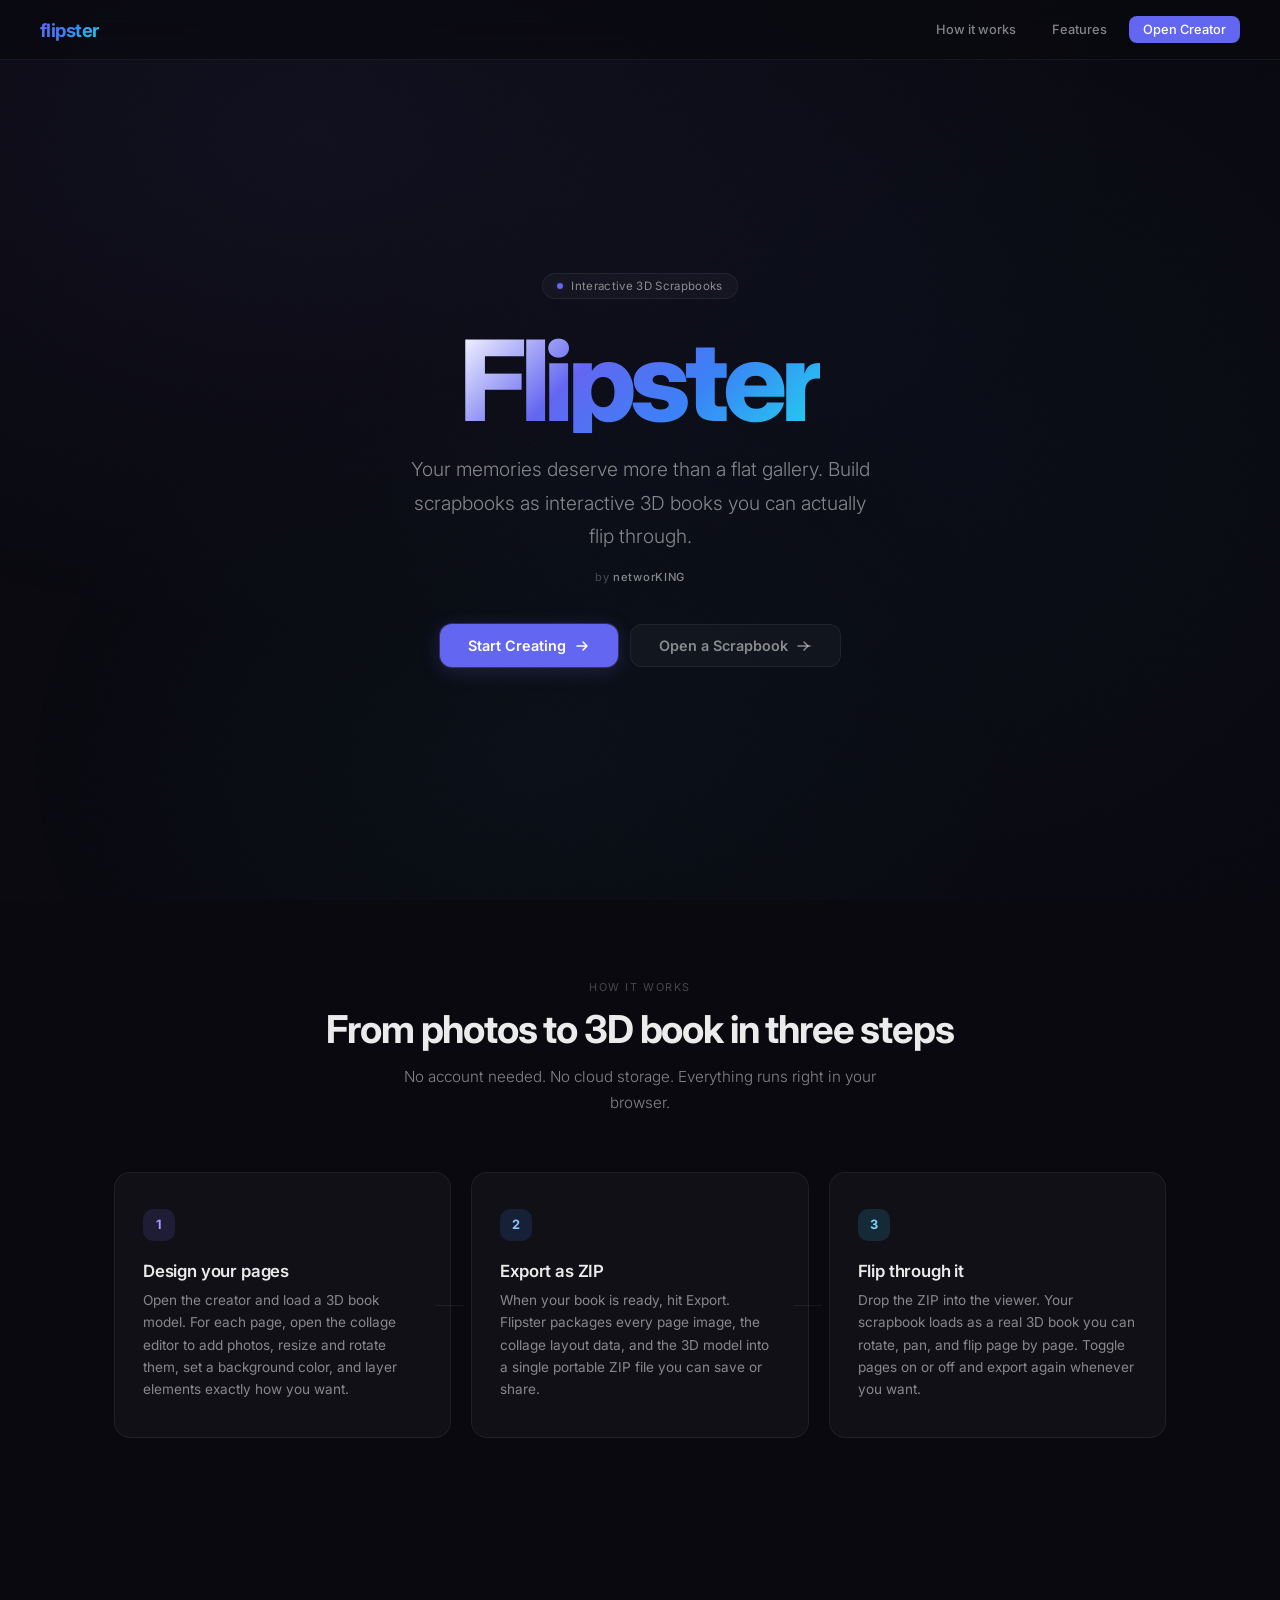
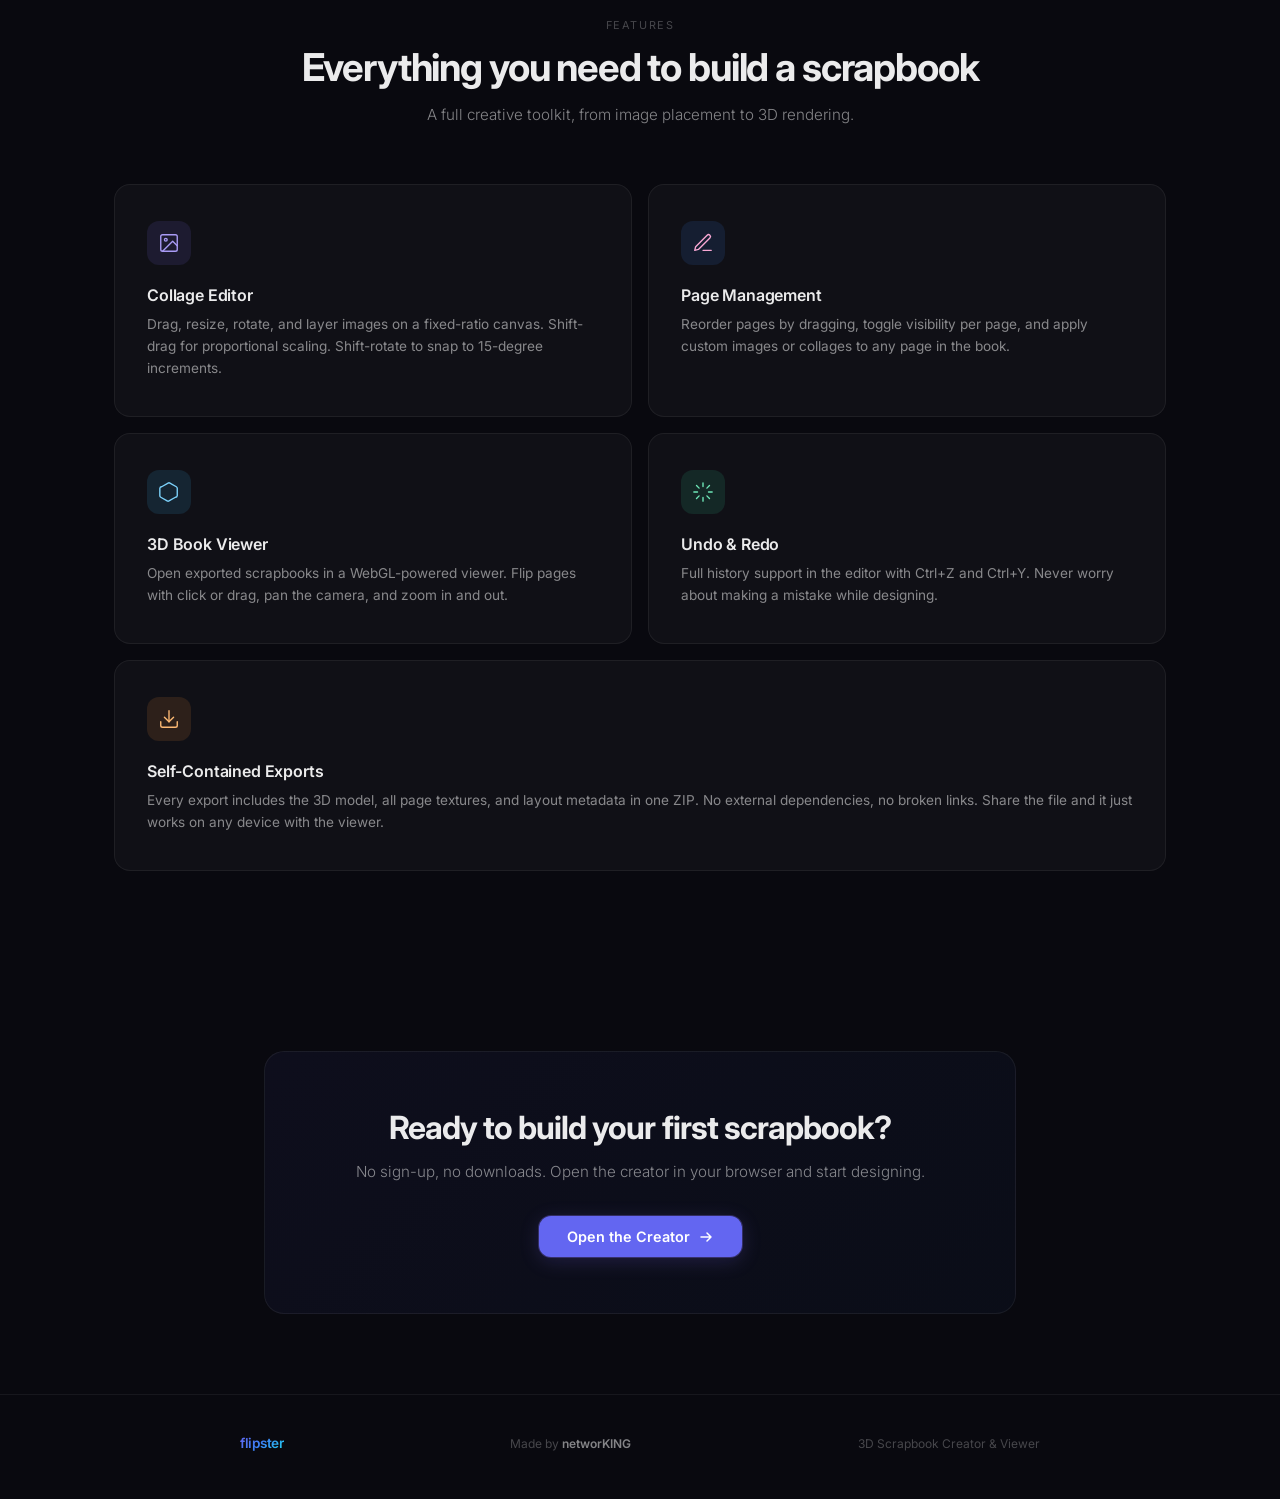
<file: index.html>
<!DOCTYPE html>
<html lang="en">
<head>
    <meta charset="UTF-8">
    <meta name="viewport" content="width=device-width, initial-scale=1.0">
    <title>Flipster — 3D Scrapbook</title>
    <style>
        @import url('https://fonts.googleapis.com/css2?family=Inter:wght@300;400;500;600;700;800&display=swap');

        *, *::before, *::after { margin: 0; padding: 0; box-sizing: border-box; }

        :root {
            --bg: #09090f;
            --surface: rgba(255,255,255,0.03);
            --surface-hover: rgba(255,255,255,0.06);
            --border: rgba(255,255,255,0.06);
            --border-hover: rgba(255,255,255,0.12);
            --text: rgba(255,255,255,0.92);
            --text-secondary: rgba(255,255,255,0.5);
            --text-muted: rgba(255,255,255,0.25);
            --accent: #6366f1;
            --accent-glow: rgba(99,102,241,0.25);
        }

        body {
            font-family: 'Inter', -apple-system, BlinkMacSystemFont, sans-serif;
            background: var(--bg);
            color: var(--text);
            min-height: 100vh;
            overflow-x: hidden;
            -webkit-font-smoothing: antialiased;
        }

        /* Background layers */
        .bg-glow {
            position: fixed; inset: 0; pointer-events: none; z-index: 0;
            background:
                radial-gradient(ellipse 800px 500px at 25% 15%, rgba(124,106,239,0.07), transparent),
                radial-gradient(ellipse 600px 600px at 75% 50%, rgba(59,130,246,0.04), transparent),
                radial-gradient(ellipse 500px 400px at 40% 85%, rgba(56,189,248,0.04), transparent);
        }
        .noise {
            position: fixed; inset: 0; pointer-events: none; z-index: 1; opacity: 0.02;
            background-image: url("data:image/svg+xml,%3Csvg viewBox='0 0 256 256' xmlns='http://www.w3.org/2000/svg'%3E%3Cfilter id='n'%3E%3CfeTurbulence type='fractalNoise' baseFrequency='0.9' numOctaves='4' stitchTiles='stitch'/%3E%3C/filter%3E%3Crect width='100%25' height='100%25' filter='url(%23n)'/%3E%3C/svg%3E");
            background-size: 200px;
        }

        /* Nav */
        nav {
            position: fixed; top: 0; left: 0; width: 100%; z-index: 100;
            padding: 0 40px; height: 60px;
            display: flex; align-items: center; justify-content: space-between;
            backdrop-filter: blur(16px); background: rgba(9,9,15,0.7);
            border-bottom: 1px solid var(--border);
        }
        .nav-brand {
            font-size: 1.15rem; font-weight: 700; letter-spacing: -0.03em;
            background: linear-gradient(135deg, #6366f1, #3b82f6, #22d3ee);
            -webkit-background-clip: text; -webkit-text-fill-color: transparent; background-clip: text;
        }
        .nav-links { display: flex; gap: 8px; }
        .nav-links a {
            font-size: 0.8rem; font-weight: 500; color: var(--text-secondary);
            text-decoration: none; padding: 6px 14px; border-radius: 8px;
            transition: all 0.2s;
        }
        .nav-links a:hover { color: var(--text); background: var(--surface-hover); }
        .nav-links a.primary {
            background: var(--accent); color: white;
        }
        .nav-links a.primary:hover { background: #8d7df2; }

        /* Sections */
        section { position: relative; z-index: 2; }

        /* Hero */
        .hero {
            display: flex; flex-direction: column; align-items: center; justify-content: center;
            min-height: 100vh; padding: 100px 24px 60px; text-align: center;
        }
        .hero-badge {
            display: inline-flex; align-items: center; gap: 8px;
            padding: 5px 14px; border-radius: 100px;
            border: 1px solid var(--border); background: var(--surface);
            font-size: 0.72rem; color: var(--text-secondary);
            margin-bottom: 28px; letter-spacing: 0.03em;
        }
        .hero-badge .dot {
            width: 6px; height: 6px; border-radius: 50%;
            background: var(--accent); box-shadow: 0 0 8px var(--accent-glow);
            animation: pulse 2s ease-in-out infinite;
        }
        @keyframes pulse { 0%,100% { opacity: 1; } 50% { opacity: 0.5; } }

        .hero h1 {
            font-size: clamp(3.2rem, 9vw, 7rem); font-weight: 800;
            letter-spacing: -0.05em; line-height: 0.95; margin-bottom: 20px;
            background: linear-gradient(135deg, #fff 0%, #6366f1 35%, #3b82f6 65%, #22d3ee 100%);
            -webkit-background-clip: text; -webkit-text-fill-color: transparent; background-clip: text;
        }
        .hero-sub {
            font-size: clamp(1rem, 1.8vw, 1.2rem); color: var(--text-secondary);
            max-width: 480px; line-height: 1.75; font-weight: 300; margin-bottom: 48px;
        }
        .hero-madeby {
            font-size: 0.7rem; color: var(--text-muted); margin-top: -32px; margin-bottom: 40px;
            letter-spacing: 0.06em;
        }
        .hero-madeby strong { color: var(--text-secondary); font-weight: 500; }

        .hero-cta {
            display: flex; gap: 12px; flex-wrap: wrap; justify-content: center;
        }
        .btn {
            display: inline-flex; align-items: center; gap: 8px;
            padding: 12px 28px; border-radius: 12px; font-size: 0.9rem;
            font-weight: 600; text-decoration: none; transition: all 0.25s cubic-bezier(0.16,1,0.3,1);
            font-family: inherit; cursor: pointer; border: none;
        }
        .btn-primary {
            background: var(--accent); color: white;
            box-shadow: 0 0 0 1px rgba(124,106,239,0.3), 0 4px 20px rgba(124,106,239,0.2);
        }
        .btn-primary:hover { background: #8d7df2; transform: translateY(-1px); box-shadow: 0 0 0 1px rgba(124,106,239,0.4), 0 8px 30px rgba(124,106,239,0.3); }
        .btn-secondary {
            background: var(--surface); color: var(--text-secondary);
            border: 1px solid var(--border);
        }
        .btn-secondary:hover { color: var(--text); border-color: var(--border-hover); background: var(--surface-hover); transform: translateY(-1px); }
        .btn svg { width: 16px; height: 16px; }

        /* Workflow */
        .workflow {
            padding: 80px 24px 100px; max-width: 1100px; margin: 0 auto;
        }
        .section-label {
            font-size: 0.68rem; text-transform: uppercase; letter-spacing: 0.14em;
            color: var(--text-muted); text-align: center; margin-bottom: 12px;
        }
        .section-title {
            font-size: clamp(1.6rem, 3.5vw, 2.4rem); font-weight: 700;
            letter-spacing: -0.03em; text-align: center; margin-bottom: 12px;
        }
        .section-desc {
            font-size: 0.95rem; color: var(--text-secondary); text-align: center;
            max-width: 500px; margin: 0 auto 56px; line-height: 1.7; font-weight: 300;
        }

        .steps {
            display: grid; grid-template-columns: repeat(3, 1fr); gap: 20px;
        }
        .step {
            position: relative; padding: 36px 28px; border-radius: 16px;
            border: 1px solid var(--border); background: var(--surface);
            transition: all 0.3s cubic-bezier(0.16,1,0.3,1);
        }
        .step:hover { border-color: var(--border-hover); transform: translateY(-3px); box-shadow: 0 12px 40px rgba(0,0,0,0.3); }
        .step-num {
            display: inline-flex; align-items: center; justify-content: center;
            width: 32px; height: 32px; border-radius: 10px; font-size: 0.8rem;
            font-weight: 700; margin-bottom: 20px;
        }
        .step:nth-child(1) .step-num { background: rgba(124,106,239,0.15); color: #a99bf5; }
        .step:nth-child(2) .step-num { background: rgba(59,130,246,0.15); color: #93c5fd; }
        .step:nth-child(3) .step-num { background: rgba(56,189,248,0.15); color: #7dd3fc; }
        .step h3 { font-size: 1.05rem; font-weight: 600; margin-bottom: 8px; letter-spacing: -0.01em; }
        .step p { font-size: 0.85rem; color: var(--text-secondary); line-height: 1.65; }
        .step-connector {
            display: none; position: absolute; top: 50%; right: -14px;
            width: 28px; height: 1px; background: var(--border);
        }
        .step:not(:last-child) .step-connector { display: block; }

        /* Features showcase */
        .showcase {
            padding: 80px 24px 100px; max-width: 1100px; margin: 0 auto;
        }
        .feature-grid {
            display: grid; grid-template-columns: repeat(2, 1fr); gap: 16px;
        }
        .feature-card {
            padding: 36px 32px; border-radius: 16px;
            border: 1px solid var(--border); background: var(--surface);
            transition: all 0.3s cubic-bezier(0.16,1,0.3,1);
        }
        .feature-card:hover { border-color: var(--border-hover); background: var(--surface-hover); }
        .feature-card.wide { grid-column: span 2; }
        .feature-icon {
            width: 44px; height: 44px; border-radius: 12px;
            display: flex; align-items: center; justify-content: center;
            margin-bottom: 20px; font-size: 1.2rem;
        }
        .fi-purple { background: rgba(124,106,239,0.12); }
        .fi-pink { background: rgba(59,130,246,0.12); }
        .fi-blue { background: rgba(56,189,248,0.12); }
        .fi-green { background: rgba(52,211,153,0.12); }
        .fi-orange { background: rgba(251,146,60,0.12); }
        .feature-card h3 {
            font-size: 1rem; font-weight: 600; margin-bottom: 8px; letter-spacing: -0.01em;
        }
        .feature-card p {
            font-size: 0.85rem; color: var(--text-secondary); line-height: 1.65;
        }

        /* CTA banner */
        .cta-banner {
            padding: 80px 24px; max-width: 800px; margin: 0 auto; text-align: center;
        }
        .cta-box {
            padding: 56px 40px; border-radius: 20px;
            border: 1px solid var(--border);
            background: linear-gradient(135deg, rgba(99,102,241,0.06), rgba(59,130,246,0.04));
        }
        .cta-box h2 {
            font-size: clamp(1.5rem, 3vw, 2rem); font-weight: 700;
            letter-spacing: -0.03em; margin-bottom: 12px;
        }
        .cta-box p {
            font-size: 0.95rem; color: var(--text-secondary); margin-bottom: 32px;
            line-height: 1.7; font-weight: 300;
        }

        /* Footer */
        footer {
            position: relative; z-index: 2; text-align: center;
            padding: 40px 24px 48px; border-top: 1px solid var(--border);
        }
        footer .footer-inner {
            max-width: 800px; margin: 0 auto;
            display: flex; align-items: center; justify-content: space-between;
        }
        footer .footer-brand {
            font-size: 0.85rem; font-weight: 600; letter-spacing: -0.02em;
            background: linear-gradient(135deg, #6366f1, #3b82f6, #22d3ee);
            -webkit-background-clip: text; -webkit-text-fill-color: transparent; background-clip: text;
        }
        footer .footer-text { font-size: 0.75rem; color: var(--text-muted); }
        footer .footer-text strong { color: var(--text-secondary); font-weight: 600; }

        @media (max-width: 768px) {
            nav { padding: 0 20px; }
            .nav-links { gap: 4px; }
            .nav-links a { padding: 6px 10px; font-size: 0.75rem; }
            .steps { grid-template-columns: 1fr; }
            .step-connector { display: none !important; }
            .feature-grid { grid-template-columns: 1fr; }
            .feature-card.wide { grid-column: span 1; }
            .cta-box { padding: 40px 24px; }
            footer .footer-inner { flex-direction: column; gap: 8px; }
        }

        /* Fade-in animation */
        .fade-in {
            opacity: 0; transform: translateY(20px);
            transition: opacity 0.6s cubic-bezier(0.16,1,0.3,1), transform 0.6s cubic-bezier(0.16,1,0.3,1);
        }
        .fade-in.visible { opacity: 1; transform: translateY(0); }
    </style>
</head>
<body>
    <div class="bg-glow"></div>
    <div class="noise"></div>

    <nav>
        <div class="nav-brand">flipster</div>
        <div class="nav-links">
            <a href="#workflow">How it works</a>
            <a href="#features">Features</a>
            <a href="book creator/index.html" class="primary">Open Creator</a>
        </div>
    </nav>

    <section class="hero">
        <div class="hero-badge">
            <span class="dot"></span>
            Interactive 3D Scrapbooks
        </div>
        <h1>Flipster</h1>
        <p class="hero-sub">
            Your memories deserve more than a flat gallery. Build scrapbooks as interactive 3D books you can actually flip through.
        </p>
        <div class="hero-madeby">by <strong>networKING</strong></div>
        <div class="hero-cta">
            <a href="book creator/index.html" class="btn btn-primary">
                Start Creating
                <svg viewBox="0 0 16 16" fill="none" stroke="currentColor" stroke-width="1.5" stroke-linecap="round" stroke-linejoin="round"><path d="M3 8h10M9 4l4 4-4 4"/></svg>
            </a>
            <a href="book opener/index.html" class="btn btn-secondary">
                Open a Scrapbook
                <svg viewBox="0 0 16 16" fill="none" stroke="currentColor" stroke-width="1.5" stroke-linecap="round" stroke-linejoin="round"><path d="M2 8h12"/><polyline points="8 4 12 8 8 12"/></svg>
            </a>
        </div>
    </section>

    <section class="workflow" id="workflow">
        <div class="section-label">How it works</div>
        <h2 class="section-title">From photos to 3D book in three steps</h2>
        <p class="section-desc">No account needed. No cloud storage. Everything runs right in your browser.</p>
        <div class="steps">
            <div class="step fade-in">
                <div class="step-num">1</div>
                <div class="step-connector"></div>
                <h3>Design your pages</h3>
                <p>Open the creator and load a 3D book model. For each page, open the collage editor to add photos, resize and rotate them, set a background color, and layer elements exactly how you want.</p>
            </div>
            <div class="step fade-in">
                <div class="step-num">2</div>
                <div class="step-connector"></div>
                <h3>Export as ZIP</h3>
                <p>When your book is ready, hit Export. Flipster packages every page image, the collage layout data, and the 3D model into a single portable ZIP file you can save or share.</p>
            </div>
            <div class="step fade-in">
                <div class="step-num">3</div>
                <h3>Flip through it</h3>
                <p>Drop the ZIP into the viewer. Your scrapbook loads as a real 3D book you can rotate, pan, and flip page by page. Toggle pages on or off and export again whenever you want.</p>
            </div>
        </div>
    </section>

    <section class="showcase" id="features">
        <div class="section-label">Features</div>
        <h2 class="section-title">Everything you need to build a scrapbook</h2>
        <p class="section-desc">A full creative toolkit, from image placement to 3D rendering.</p>
        <div class="feature-grid">
            <div class="feature-card fade-in">
                <div class="feature-icon fi-purple">
                    <svg width="22" height="22" viewBox="0 0 24 24" fill="none" stroke="#a99bf5" stroke-width="1.5" stroke-linecap="round" stroke-linejoin="round"><rect x="3" y="3" width="18" height="18" rx="2"/><circle cx="8.5" cy="8.5" r="1.5"/><polyline points="21 15 16 10 5 21"/></svg>
                </div>
                <h3>Collage Editor</h3>
                <p>Drag, resize, rotate, and layer images on a fixed-ratio canvas. Shift-drag for proportional scaling. Shift-rotate to snap to 15-degree increments.</p>
            </div>
            <div class="feature-card fade-in">
                <div class="feature-icon fi-pink">
                    <svg width="22" height="22" viewBox="0 0 24 24" fill="none" stroke="#f9a8d4" stroke-width="1.5" stroke-linecap="round" stroke-linejoin="round"><path d="M12 20h9"/><path d="M16.5 3.5a2.12 2.12 0 013 3L7 19l-4 1 1-4L16.5 3.5z"/></svg>
                </div>
                <h3>Page Management</h3>
                <p>Reorder pages by dragging, toggle visibility per page, and apply custom images or collages to any page in the book.</p>
            </div>
            <div class="feature-card fade-in">
                <div class="feature-icon fi-blue">
                    <svg width="22" height="22" viewBox="0 0 24 24" fill="none" stroke="#7dd3fc" stroke-width="1.5" stroke-linecap="round" stroke-linejoin="round"><path d="M21 16V8a2 2 0 00-1-1.73l-7-4a2 2 0 00-2 0l-7 4A2 2 0 002 8v8a2 2 0 001 1.73l7 4a2 2 0 002 0l7-4A2 2 0 0021 16z"/></svg>
                </div>
                <h3>3D Book Viewer</h3>
                <p>Open exported scrapbooks in a WebGL-powered viewer. Flip pages with click or drag, pan the camera, and zoom in and out.</p>
            </div>
            <div class="feature-card fade-in">
                <div class="feature-icon fi-green">
                    <svg width="22" height="22" viewBox="0 0 24 24" fill="none" stroke="#6ee7b7" stroke-width="1.5" stroke-linecap="round" stroke-linejoin="round"><path d="M12 2v4m0 12v4M4.93 4.93l2.83 2.83m8.48 8.48l2.83 2.83M2 12h4m12 0h4M4.93 19.07l2.83-2.83m8.48-8.48l2.83-2.83"/></svg>
                </div>
                <h3>Undo &amp; Redo</h3>
                <p>Full history support in the editor with Ctrl+Z and Ctrl+Y. Never worry about making a mistake while designing.</p>
            </div>
            <div class="feature-card wide fade-in">
                <div class="feature-icon fi-orange">
                    <svg width="22" height="22" viewBox="0 0 24 24" fill="none" stroke="#fdba74" stroke-width="1.5" stroke-linecap="round" stroke-linejoin="round"><path d="M21 15v4a2 2 0 01-2 2H5a2 2 0 01-2-2v-4"/><polyline points="7 10 12 15 17 10"/><line x1="12" y1="15" x2="12" y2="3"/></svg>
                </div>
                <h3>Self-Contained Exports</h3>
                <p>Every export includes the 3D model, all page textures, and layout metadata in one ZIP. No external dependencies, no broken links. Share the file and it just works on any device with the viewer.</p>
            </div>
        </div>
    </section>

    <section class="cta-banner">
        <div class="cta-box fade-in">
            <h2>Ready to build your first scrapbook?</h2>
            <p>No sign-up, no downloads. Open the creator in your browser and start designing.</p>
            <a href="book creator/index.html" class="btn btn-primary">
                Open the Creator
                <svg viewBox="0 0 16 16" fill="none" stroke="currentColor" stroke-width="1.5" stroke-linecap="round" stroke-linejoin="round"><path d="M3 8h10M9 4l4 4-4 4"/></svg>
            </a>
        </div>
    </section>

    <footer>
        <div class="footer-inner">
            <div class="footer-brand">flipster</div>
            <div class="footer-text">Made by <strong>networKING</strong></div>
            <div class="footer-text">3D Scrapbook Creator &amp; Viewer</div>
        </div>
    </footer>

    <script>
        const observer = new IntersectionObserver((entries) => {
            entries.forEach(e => { if (e.isIntersecting) e.target.classList.add('visible'); });
        }, { threshold: 0.15 });
        document.querySelectorAll('.fade-in').forEach(el => observer.observe(el));
    </script>
</body>
</html>
</file>
